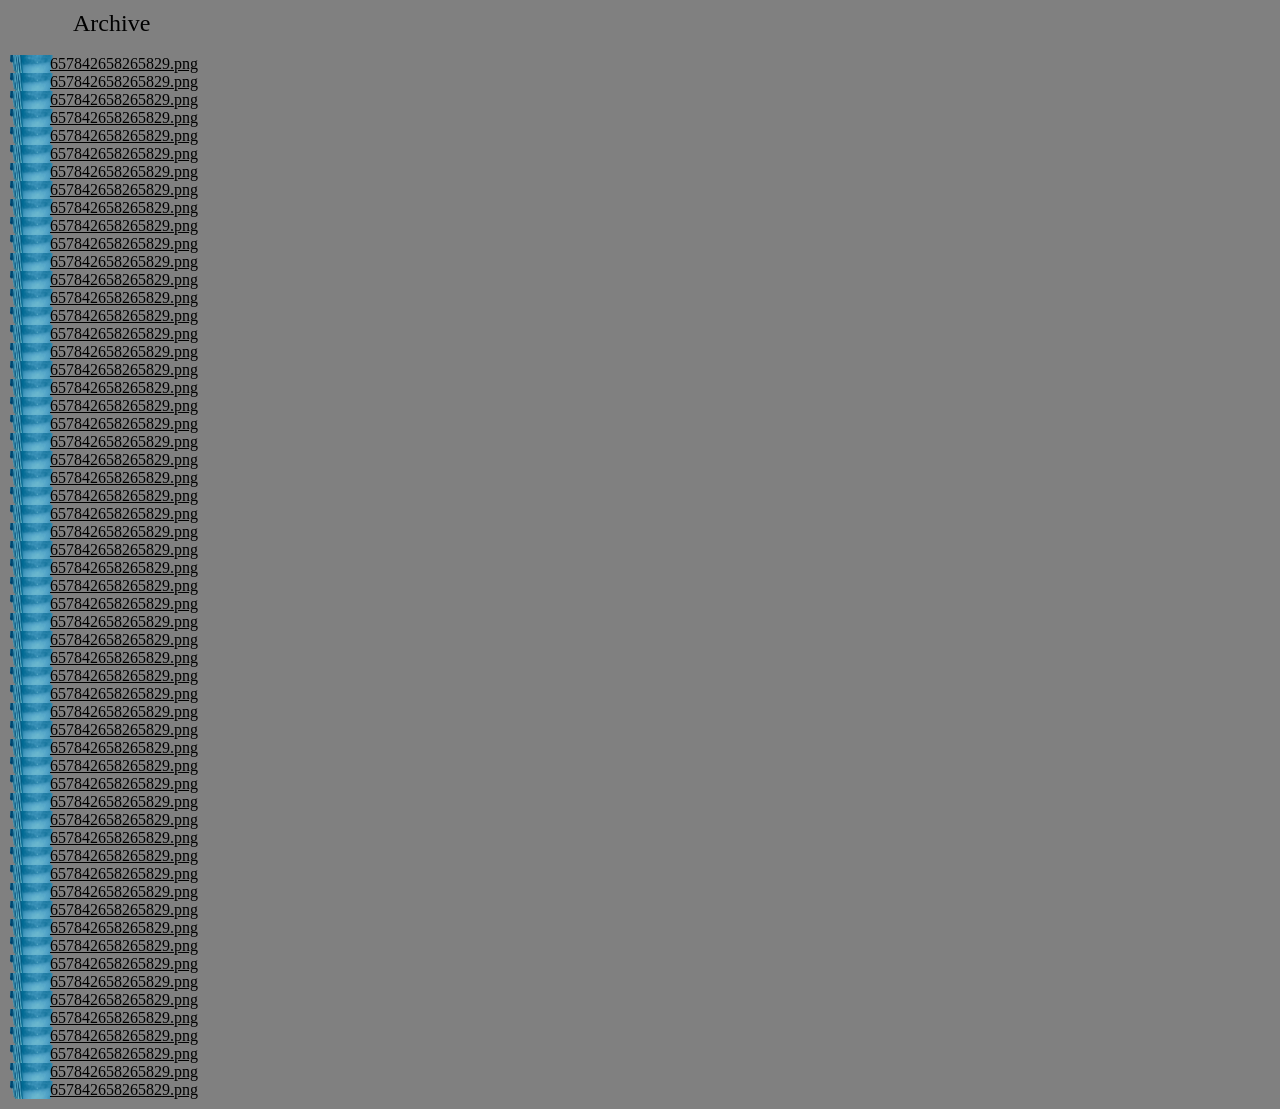
<file: lost_and_found (2)/archive.html>
<!doctype html>
<html lang="en">
  <head>
    <meta charset="UTF-8" />
    <title>Lost and Found</title>
    <link rel="stylesheet" href="archive.css" />
  </head>

  <header>Archive</header>

  <body>
    </br>
    <div style="background-image: url(images/icon.png);
      background-size: 5vh;
      background-position: left;
      background-repeat: no-repeat;
      margin-left: 0px;">
      &emsp;
      &emsp;
      <a href="found it.html">657842658265829.png
      </a></div>

    <div style="background-image: url(images/icon.png);
      background-size: 5vh;
      background-position: left;
      background-repeat: no-repeat;
      margin-left: 0px;">
      &emsp;
      &emsp;
      <a href="found it.html">657842658265829.png
      </a></div>

    <div style="background-image: url(images/icon.png);
      background-size: 5vh;
      background-position: left;
      background-repeat: no-repeat;
      margin-left: 0px;">
      &emsp;
      &emsp;
      <a href="found it.html">657842658265829.png
      </a></div>

    <div style="background-image: url(images/icon.png);
      background-size: 5vh;
      background-position: left;
      background-repeat: no-repeat;
      margin-left: 0px;">
      &emsp;
      &emsp;
      <a href="found it.html">657842658265829.png
      </a></div>

    <div style="background-image: url(images/icon.png);
      background-size: 5vh;
      background-position: left;
      background-repeat: no-repeat;
      margin-left: 0px;">
      &emsp;
      &emsp;
      <a href="found it.html">657842658265829.png
      </a></div>

    <div style="background-image: url(images/icon.png);
      background-size: 5vh;
      background-position: left;
      background-repeat: no-repeat;
      margin-left: 0px;">
      &emsp;
      &emsp;
      <a href="found it.html">657842658265829.png
      </a></div>

    <div style="background-image: url(images/icon.png);
      background-size: 5vh;
      background-position: left;
      background-repeat: no-repeat;
      margin-left: 0px;">
      &emsp;
      &emsp;
      <a href="found it.html">657842658265829.png
      </a></div>

    <div style="background-image: url(images/icon.png);
      background-size: 5vh;
      background-position: left;
      background-repeat: no-repeat;
      margin-left: 0px;">
      &emsp;
      &emsp;
      <a href="found it.html">657842658265829.png
      </a></div>

    <div style="background-image: url(images/icon.png);
      background-size: 5vh;
      background-position: left;
      background-repeat: no-repeat;
      margin-left: 0px;">
      &emsp;
      &emsp;
      <a href="found it.html">657842658265829.png
      </a></div>

    <div style="background-image: url(images/icon.png);
      background-size: 5vh;
      background-position: left;
      background-repeat: no-repeat;
      margin-left: 0px;">
      &emsp;
      &emsp;
      <a href="found it.html">657842658265829.png
      </a></div>

    <div style="background-image: url(images/icon.png);
      background-size: 5vh;
      background-position: left;
      background-repeat: no-repeat;
      margin-left: 0px;">
      &emsp;
      &emsp;
      <a href="found it.html">657842658265829.png
      </a></div>

    <div style="background-image: url(images/icon.png);
      background-size: 5vh;
      background-position: left;
      background-repeat: no-repeat;
      margin-left: 0px;">
      &emsp;
      &emsp;
      <a href="found it.html">657842658265829.png
      </a></div>

    <div style="background-image: url(images/icon.png);
      background-size: 5vh;
      background-position: left;
      background-repeat: no-repeat;
      margin-left: 0px;">
      &emsp;
      &emsp;
      <a href="found it.html">657842658265829.png
      </a></div>

    <div style="background-image: url(images/icon.png);
      background-size: 5vh;
      background-position: left;
      background-repeat: no-repeat;
      margin-left: 0px;">
      &emsp;
      &emsp;
      <a href="found it.html">657842658265829.png
      </a></div>

    <div style="background-image: url(images/icon.png);
      background-size: 5vh;
      background-position: left;
      background-repeat: no-repeat;
      margin-left: 0px;">
      &emsp;
      &emsp;
      <a href="found it.html">657842658265829.png
      </a></div>

    <div style="background-image: url(images/icon.png);
      background-size: 5vh;
      background-position: left;
      background-repeat: no-repeat;
      margin-left: 0px;">
      &emsp;
      &emsp;
      <a href="found it.html">657842658265829.png
      </a></div>

    <div style="background-image: url(images/icon.png);
      background-size: 5vh;
      background-position: left;
      background-repeat: no-repeat;
      margin-left: 0px;">
      &emsp;
      &emsp;
      <a href="found it.html">657842658265829.png
      </a></div>

    <div style="background-image: url(images/icon.png);
      background-size: 5vh;
      background-position: left;
      background-repeat: no-repeat;
      margin-left: 0px;">
      &emsp;
      &emsp;
      <a href="found it.html">657842658265829.png
      </a></div>

    <div style="background-image: url(images/icon.png);
      background-size: 5vh;
      background-position: left;
      background-repeat: no-repeat;
      margin-left: 0px;">
      &emsp;
      &emsp;
      <a href="found it.html">657842658265829.png
      </a></div>

    <div style="background-image: url(images/icon.png);
      background-size: 5vh;
      background-position: left;
      background-repeat: no-repeat;
      margin-left: 0px;">
      &emsp;
      &emsp;
      <a href="found it.html">657842658265829.png
      </a></div>

    <div style="background-image: url(images/icon.png);
      background-size: 5vh;
      background-position: left;
      background-repeat: no-repeat;
      margin-left: 0px;">
      &emsp;
      &emsp;
      <a href="found it.html">657842658265829.png
      </a></div>

    <div style="background-image: url(images/icon.png);
      background-size: 5vh;
      background-position: left;
      background-repeat: no-repeat;
      margin-left: 0px;">
      &emsp;
      &emsp;
      <a href="found it.html">657842658265829.png
      </a></div>

    <div style="background-image: url(images/icon.png);
      background-size: 5vh;
      background-position: left;
      background-repeat: no-repeat;
      margin-left: 0px;">
      &emsp;
      &emsp;
      <a href="found it.html">657842658265829.png
      </a></div>

    <div style="background-image: url(images/icon.png);
      background-size: 5vh;
      background-position: left;
      background-repeat: no-repeat;
      margin-left: 0px;">
      &emsp;
      &emsp;
      <a href="found it.html">657842658265829.png
      </a></div>

    <div style="background-image: url(images/icon.png);
      background-size: 5vh;
      background-position: left;
      background-repeat: no-repeat;
      margin-left: 0px;">
      &emsp;
      &emsp;
      <a href="found it.html">657842658265829.png
      </a></div>

    <div style="background-image: url(images/icon.png);
      background-size: 5vh;
      background-position: left;
      background-repeat: no-repeat;
      margin-left: 0px;">
      &emsp;
      &emsp;
      <a href="found it.html">657842658265829.png
      </a></div>

    <div style="background-image: url(images/icon.png);
      background-size: 5vh;
      background-position: left;
      background-repeat: no-repeat;
      margin-left: 0px;">
      &emsp;
      &emsp;
      <a href="found it.html">657842658265829.png
      </a></div>

    <div style="background-image: url(images/icon.png);
      background-size: 5vh;
      background-position: left;
      background-repeat: no-repeat;
      margin-left: 0px;">
      &emsp;
      &emsp;
      <a href="found it.html">657842658265829.png
      </a></div>

    <div style="background-image: url(images/icon.png);
      background-size: 5vh;
      background-position: left;
      background-repeat: no-repeat;
      margin-left: 0px;">
      &emsp;
      &emsp;
      <a href="found it.html">657842658265829.png
      </a></div>

    <div style="background-image: url(images/icon.png);
      background-size: 5vh;
      background-position: left;
      background-repeat: no-repeat;
      margin-left: 0px;">
      &emsp;
      &emsp;
      <a href="found it.html">657842658265829.png
      </a></div>

    <div style="background-image: url(images/icon.png);
      background-size: 5vh;
      background-position: left;
      background-repeat: no-repeat;
      margin-left: 0px;">
      &emsp;
      &emsp;
      <a href="found it.html">657842658265829.png
      </a></div>

    <div style="background-image: url(images/icon.png);
      background-size: 5vh;
      background-position: left;
      background-repeat: no-repeat;
      margin-left: 0px;">
      &emsp;
      &emsp;
      <a href="found it.html">657842658265829.png
      </a></div>

    <div style="background-image: url(images/icon.png);
      background-size: 5vh;
      background-position: left;
      background-repeat: no-repeat;
      margin-left: 0px;">
      &emsp;
      &emsp;
      <a href="found it.html">657842658265829.png
      </a></div>

    <div style="background-image: url(images/icon.png);
      background-size: 5vh;
      background-position: left;
      background-repeat: no-repeat;
      margin-left: 0px;">
      &emsp;
      &emsp;
      <a href="found it.html">657842658265829.png
      </a></div>

    <div style="background-image: url(images/icon.png);
      background-size: 5vh;
      background-position: left;
      background-repeat: no-repeat;
      margin-left: 0px;">
      &emsp;
      &emsp;
      <a href="found it.html">657842658265829.png
      </a></div>

    <div style="background-image: url(images/icon.png);
      background-size: 5vh;
      background-position: left;
      background-repeat: no-repeat;
      margin-left: 0px;">
      &emsp;
      &emsp;
      <a href="found it.html">657842658265829.png
      </a></div>

    <div style="background-image: url(images/icon.png);
      background-size: 5vh;
      background-position: left;
      background-repeat: no-repeat;
      margin-left: 0px;">
      &emsp;
      &emsp;
      <a href="found it.html">657842658265829.png
      </a></div>

    <div style="background-image: url(images/icon.png);
      background-size: 5vh;
      background-position: left;
      background-repeat: no-repeat;
      margin-left: 0px;">
      &emsp;
      &emsp;
      <a href="found it.html">657842658265829.png
      </a></div>

    <div style="background-image: url(images/icon.png);
      background-size: 5vh;
      background-position: left;
      background-repeat: no-repeat;
      margin-left: 0px;">
      &emsp;
      &emsp;
      <a href="found it.html">657842658265829.png
      </a></div>

    <div style="background-image: url(images/icon.png);
      background-size: 5vh;
      background-position: left;
      background-repeat: no-repeat;
      margin-left: 0px;">
      &emsp;
      &emsp;
      <a href="found it.html">657842658265829.png
      </a></div>

    <div style="background-image: url(images/icon.png);
      background-size: 5vh;
      background-position: left;
      background-repeat: no-repeat;
      margin-left: 0px;">
      &emsp;
      &emsp;
      <a href="found it.html">657842658265829.png
      </a></div>

    <div style="background-image: url(images/icon.png);
      background-size: 5vh;
      background-position: left;
      background-repeat: no-repeat;
      margin-left: 0px;">
      &emsp;
      &emsp;
      <a href="found it.html">657842658265829.png
      </a></div>

    <div style="background-image: url(images/icon.png);
      background-size: 5vh;
      background-position: left;
      background-repeat: no-repeat;
      margin-left: 0px;">
      &emsp;
      &emsp;
      <a href="found it.html">657842658265829.png
      </a></div>

    <div style="background-image: url(images/icon.png);
      background-size: 5vh;
      background-position: left;
      background-repeat: no-repeat;
      margin-left: 0px;">
      &emsp;
      &emsp;
      <a href="found it.html">657842658265829.png
      </a></div>

    <div style="background-image: url(images/icon.png);
      background-size: 5vh;
      background-position: left;
      background-repeat: no-repeat;
      margin-left: 0px;">
      &emsp;
      &emsp;
      <a href="found it.html">657842658265829.png
      </a></div>

    <div style="background-image: url(images/icon.png);
      background-size: 5vh;
      background-position: left;
      background-repeat: no-repeat;
      margin-left: 0px;">
      &emsp;
      &emsp;
      <a href="found it.html">657842658265829.png
      </a></div>

    <div style="background-image: url(images/icon.png);
      background-size: 5vh;
      background-position: left;
      background-repeat: no-repeat;
      margin-left: 0px;">
      &emsp;
      &emsp;
      <a href="found it.html">657842658265829.png
      </a></div>

    <div style="background-image: url(images/icon.png);
      background-size: 5vh;
      background-position: left;
      background-repeat: no-repeat;
      margin-left: 0px;">
      &emsp;
      &emsp;
      <a href="found it.html">657842658265829.png
      </a></div>

    <div style="background-image: url(images/icon.png);
      background-size: 5vh;
      background-position: left;
      background-repeat: no-repeat;
      margin-left: 0px;">
      &emsp;
      &emsp;
      <a href="found it.html">657842658265829.png
      </a></div>

    <div style="background-image: url(images/icon.png);
      background-size: 5vh;
      background-position: left;
      background-repeat: no-repeat;
      margin-left: 0px;">
      &emsp;
      &emsp;
      <a href="found it.html">657842658265829.png
      </a></div>

    <div style="background-image: url(images/icon.png);
      background-size: 5vh;
      background-position: left;
      background-repeat: no-repeat;
      margin-left: 0px;">
      &emsp;
      &emsp;
      <a href="found it.html">657842658265829.png
      </a></div>

    <div style="background-image: url(images/icon.png);
      background-size: 5vh;
      background-position: left;
      background-repeat: no-repeat;
      margin-left: 0px;">
      &emsp;
      &emsp;
      <a href="found it.html">657842658265829.png
      </a></div>

    <div style="background-image: url(images/icon.png);
      background-size: 5vh;
      background-position: left;
      background-repeat: no-repeat;
      margin-left: 0px;">
      &emsp;
      &emsp;
      <a href="found it.html">657842658265829.png
      </a></div>

    <div style="background-image: url(images/icon.png);
      background-size: 5vh;
      background-position: left;
      background-repeat: no-repeat;
      margin-left: 0px;">
      &emsp;
      &emsp;
      <a href="found it.html">657842658265829.png
      </a></div>

    <div style="background-image: url(images/icon.png);
      background-size: 5vh;
      background-position: left;
      background-repeat: no-repeat;
      margin-left: 0px;">
      &emsp;
      &emsp;
      <a href="found it.html">657842658265829.png
      </a></div>

    <div style="background-image: url(images/icon.png);
      background-size: 5vh;
      background-position: left;
      background-repeat: no-repeat;
      margin-left: 0px;">
      &emsp;
      &emsp;
      <a href="found it.html">657842658265829.png
      </a></div>

    <div style="background-image: url(images/icon.png);
      background-size: 5vh;
      background-position: left;
      background-repeat: no-repeat;
      margin-left: 0px;">
      &emsp;
      &emsp;
      <a href="found it.html">657842658265829.png
      </a></div>

    <div style="background-image: url(images/icon.png);
      background-size: 5vh;
      background-position: left;
      background-repeat: no-repeat;
      margin-left: 0px;">
      &emsp;
      &emsp;
      <a href="found it.html">657842658265829.png
      </a></div>


  </body>
</html>
</file>
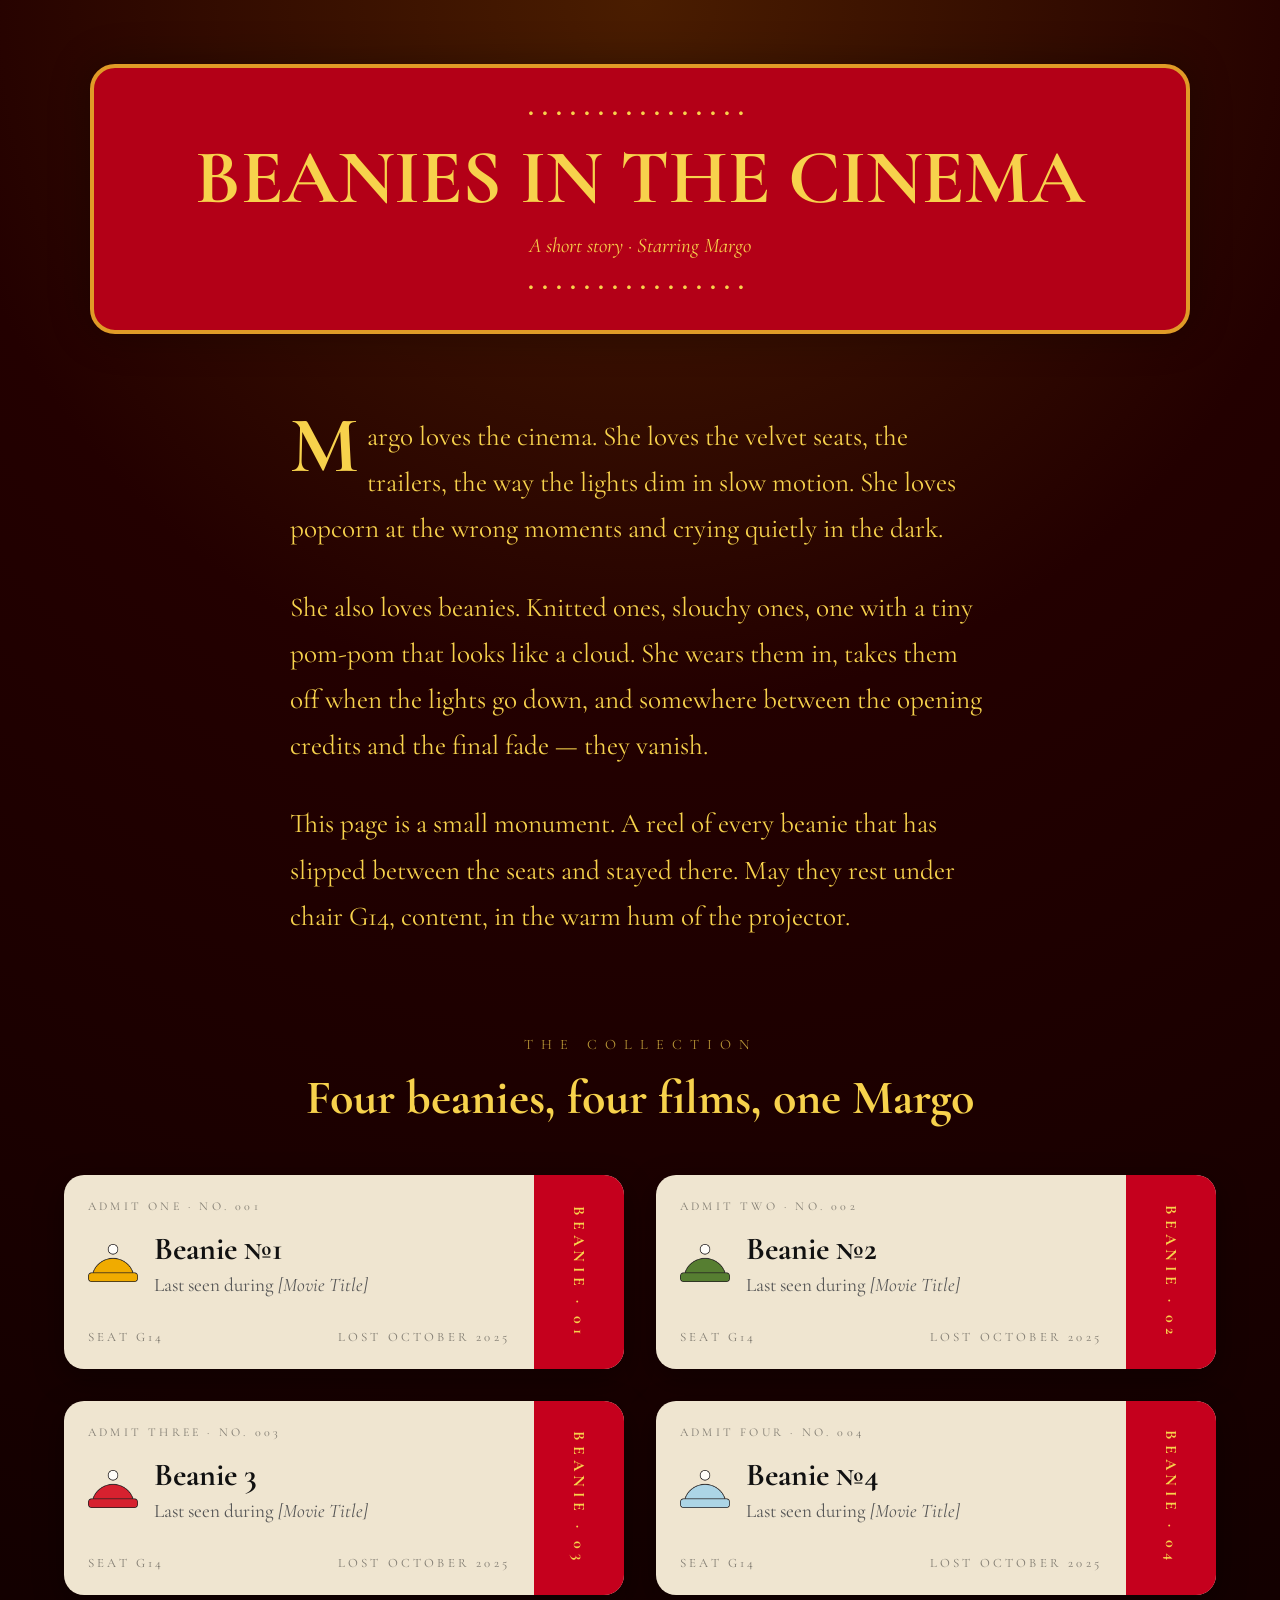
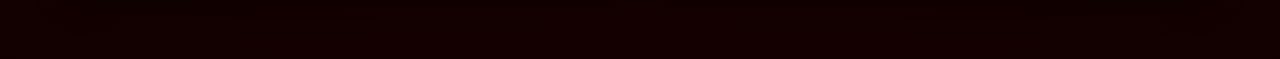
<file: lost_and_found (2)/beanies in the cinema.html>
<!doctype html>
<html lang="en">
<head>
  <meta charset="UTF-8" />
  <meta name="viewport" content="width=device-width, initial-scale=1.0"/>

  <title>Beanies in the Cinema</title>

  <link rel="stylesheet" href="beanies.css">

  <!-- Google Font -->
  <link rel="preconnect" href="https://fonts.googleapis.com">
  <link rel="preconnect" href="https://fonts.gstatic.com" crossorigin>

  <link href="https://fonts.googleapis.com/css2?family=Cormorant+Garamond:wght@300;400;500;600;700&display=swap" rel="stylesheet">
</head>

<body>

  <!-- HERO -->
  <section class="hero">

    <div class="hero-card">

      <div class="dots">••••••••••••••••</div>

      <h1>BEANIES IN THE CINEMA</h1>

      <p class="subtitle">
        A short story · Starring Margo
      </p>

      <div class="dots">••••••••••••••••</div>

    </div>

  </section>

  <!-- STORY -->
  <section class="story">

    <p class="dropcap">
      Margo loves the cinema. She loves the velvet seats,
      the trailers, the way the lights dim in slow motion.
      She loves popcorn at the wrong moments and crying quietly
      in the dark.
    </p>

    <p>
      She also loves beanies. Knitted ones, slouchy ones,
      one with a tiny pom-pom that looks like a cloud.
      She wears them in, takes them off when the lights go down,
      and somewhere between the opening credits and the final fade
      — they vanish.
    </p>

    <p>
      This page is a small monument. A reel of every beanie
      that has slipped between the seats and stayed there.
      May they rest under chair G14, content,
      in the warm hum of the projector.
    </p>

  </section>

  <!-- COLLECTION -->
  <section class="collection">

    <div class="collection-label">
      THE COLLECTION
    </div>

    <h2>
      Four beanies, four films, one Margo
    </h2>

  </section>

  <!-- TICKETS -->
  <section class="tickets">

    <!-- TICKET -->
    <div class="ticket">

      <div class="ticket-main">

        <div class="ticket-top">
          ADMIT ONE · NO. 001
        </div>

        <div class="ticket-content">

          <img src="images/Beanies/Beanie_Yellow(2).png" alt="Beanie">

          <div>

            <h3>Beanie №1</h3>

            <p>
              Last seen during <em>[Movie Title]</em>
            </p>

          </div>

        </div>

        <div class="ticket-bottom">

          <span>SEAT G14</span>

          <span>LOST OCTOBER 2025</span>

        </div>

      </div>

      <div class="ticket-stub">
        BEANIE · 01
      </div>

    </div>

    <!-- TICKET -->
    <div class="ticket">

      <div class="ticket-main">

        <div class="ticket-top">
          ADMIT TWO · NO. 002
        </div>

        <div class="ticket-content">

          <img src="images/Beanies/Beanie_Green(2).png" alt="Beanie">

          <div>

            <h3>Beanie №2</h3>

            <p>
              Last seen during <em>[Movie Title]</em>
            </p>

          </div>

        </div>

        <div class="ticket-bottom">

          <span>SEAT G14</span>

          <span>LOST OCTOBER 2025</span>

        </div>

      </div>

      <div class="ticket-stub">
        BEANIE · 02
      </div>

    </div>

    <!-- TICKET -->
    <div class="ticket">

      <div class="ticket-main">

        <div class="ticket-top">
          ADMIT THREE · NO. 003
        </div>

        <div class="ticket-content">

          <img src="images/Beanies/Beanie_Red(2).png" alt="Beanie">

          <div>

            <h3>Beanie 3</h3>

            <p>
              Last seen during <em>[Movie Title]</em>
            </p>

          </div>

        </div>

        <div class="ticket-bottom">

          <span>SEAT G14</span>

          <span>LOST OCTOBER 2025</span>

        </div>

      </div>

      <div class="ticket-stub">
        BEANIE · 03
      </div>

    </div>

    <!-- TICKET -->
    <div class="ticket">

      <div class="ticket-main">

        <div class="ticket-top">
          ADMIT FOUR · NO. 004
        </div>

        <div class="ticket-content">

          <img src="images/Beanies/Beanie_Blue(2).png" alt="Beanie">

          <div>

            <h3>Beanie №4</h3>

            <p>
              Last seen during <em>[Movie Title]</em>
            </p>

          </div>

        </div>

        <div class="ticket-bottom">

          <span>SEAT G14</span>

          <span>LOST OCTOBER 2025</span>

        </div>

      </div>

      <div class="ticket-stub">
        BEANIE · 04
      </div>

    </div>

  </section>

</body>
</html>
</file>
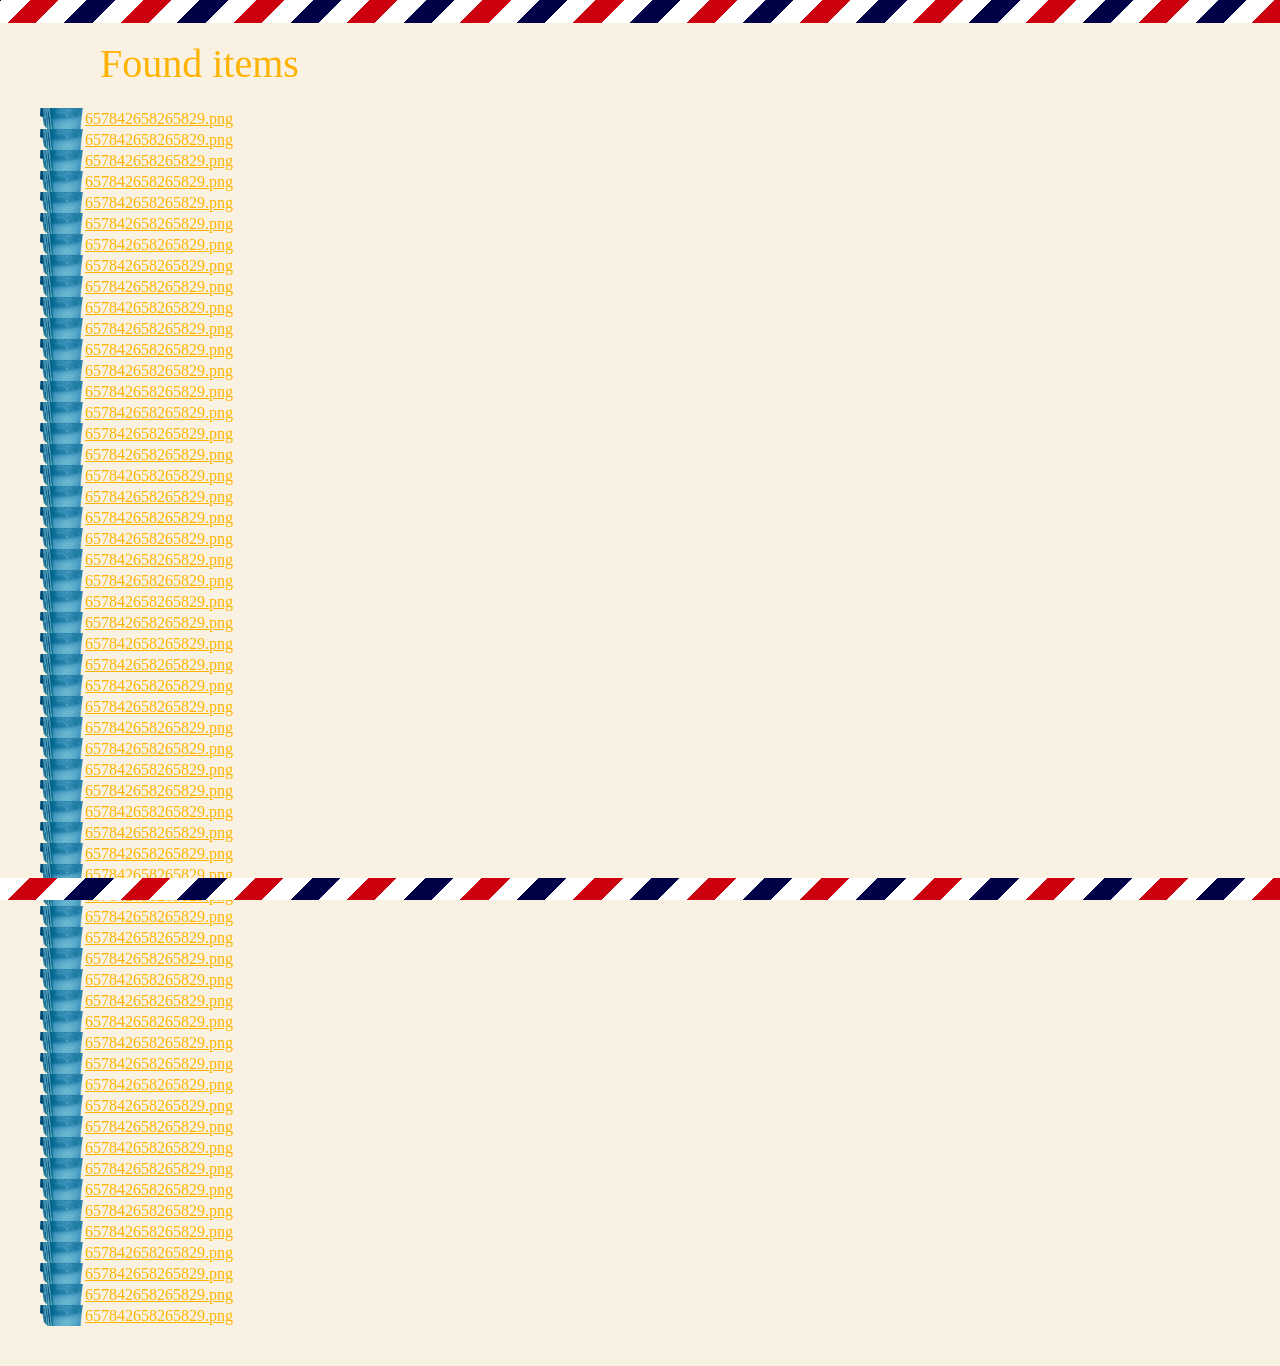
<file: lost_and_found (2)/found it.html>
<!doctype html>
<html lang="en">
  <head>
    <meta charset="UTF-8" />
    <title>Lost and Found</title>
    <link rel="stylesheet" href="found it.css" />
  </head>

  <body>
      <div class="top-banner"></div>
      
      <div class="bottom-banner"></div>

  <header>Found items</header>
    </br>
    <div style="background-image: url(images/icon.png);
      background-size: 5vh;
      background-position: left;
      background-repeat: no-repeat;
      margin-left: 0px;">
      &emsp;
      &emsp;
      <a href="found it.html">657842658265829.png
      </a></div>

    <div style="background-image: url(images/icon.png);
      background-size: 5vh;
      background-position: left;
      background-repeat: no-repeat;
      margin-left: 0px;">
      &emsp;
      &emsp;
      <a href="found it.html">657842658265829.png
      </a></div>

    <div style="background-image: url(images/icon.png);
      background-size: 5vh;
      background-position: left;
      background-repeat: no-repeat;
      margin-left: 0px;">
      &emsp;
      &emsp;
      <a href="found it.html">657842658265829.png
      </a></div>

    <div style="background-image: url(images/icon.png);
      background-size: 5vh;
      background-position: left;
      background-repeat: no-repeat;
      margin-left: 0px;">
      &emsp;
      &emsp;
      <a href="found it.html">657842658265829.png
      </a></div>

    <div style="background-image: url(images/icon.png);
      background-size: 5vh;
      background-position: left;
      background-repeat: no-repeat;
      margin-left: 0px;">
      &emsp;
      &emsp;
      <a href="found it.html">657842658265829.png
      </a></div>

    <div style="background-image: url(images/icon.png);
      background-size: 5vh;
      background-position: left;
      background-repeat: no-repeat;
      margin-left: 0px;">
      &emsp;
      &emsp;
      <a href="found it.html">657842658265829.png
      </a></div>

    <div style="background-image: url(images/icon.png);
      background-size: 5vh;
      background-position: left;
      background-repeat: no-repeat;
      margin-left: 0px;">
      &emsp;
      &emsp;
      <a href="found it.html">657842658265829.png
      </a></div>

    <div style="background-image: url(images/icon.png);
      background-size: 5vh;
      background-position: left;
      background-repeat: no-repeat;
      margin-left: 0px;">
      &emsp;
      &emsp;
      <a href="found it.html">657842658265829.png
      </a></div>

    <div style="background-image: url(images/icon.png);
      background-size: 5vh;
      background-position: left;
      background-repeat: no-repeat;
      margin-left: 0px;">
      &emsp;
      &emsp;
      <a href="found it.html">657842658265829.png
      </a></div>

    <div style="background-image: url(images/icon.png);
      background-size: 5vh;
      background-position: left;
      background-repeat: no-repeat;
      margin-left: 0px;">
      &emsp;
      &emsp;
      <a href="found it.html">657842658265829.png
      </a></div>

    <div style="background-image: url(images/icon.png);
      background-size: 5vh;
      background-position: left;
      background-repeat: no-repeat;
      margin-left: 0px;">
      &emsp;
      &emsp;
      <a href="found it.html">657842658265829.png
      </a></div>

    <div style="background-image: url(images/icon.png);
      background-size: 5vh;
      background-position: left;
      background-repeat: no-repeat;
      margin-left: 0px;">
      &emsp;
      &emsp;
      <a href="found it.html">657842658265829.png
      </a></div>

    <div style="background-image: url(images/icon.png);
      background-size: 5vh;
      background-position: left;
      background-repeat: no-repeat;
      margin-left: 0px;">
      &emsp;
      &emsp;
      <a href="found it.html">657842658265829.png
      </a></div>

    <div style="background-image: url(images/icon.png);
      background-size: 5vh;
      background-position: left;
      background-repeat: no-repeat;
      margin-left: 0px;">
      &emsp;
      &emsp;
      <a href="found it.html">657842658265829.png
      </a></div>

    <div style="background-image: url(images/icon.png);
      background-size: 5vh;
      background-position: left;
      background-repeat: no-repeat;
      margin-left: 0px;">
      &emsp;
      &emsp;
      <a href="found it.html">657842658265829.png
      </a></div>

    <div style="background-image: url(images/icon.png);
      background-size: 5vh;
      background-position: left;
      background-repeat: no-repeat;
      margin-left: 0px;">
      &emsp;
      &emsp;
      <a href="found it.html">657842658265829.png
      </a></div>

    <div style="background-image: url(images/icon.png);
      background-size: 5vh;
      background-position: left;
      background-repeat: no-repeat;
      margin-left: 0px;">
      &emsp;
      &emsp;
      <a href="found it.html">657842658265829.png
      </a></div>

    <div style="background-image: url(images/icon.png);
      background-size: 5vh;
      background-position: left;
      background-repeat: no-repeat;
      margin-left: 0px;">
      &emsp;
      &emsp;
      <a href="found it.html">657842658265829.png
      </a></div>

    <div style="background-image: url(images/icon.png);
      background-size: 5vh;
      background-position: left;
      background-repeat: no-repeat;
      margin-left: 0px;">
      &emsp;
      &emsp;
      <a href="found it.html">657842658265829.png
      </a></div>

    <div style="background-image: url(images/icon.png);
      background-size: 5vh;
      background-position: left;
      background-repeat: no-repeat;
      margin-left: 0px;">
      &emsp;
      &emsp;
      <a href="found it.html">657842658265829.png
      </a></div>

    <div style="background-image: url(images/icon.png);
      background-size: 5vh;
      background-position: left;
      background-repeat: no-repeat;
      margin-left: 0px;">
      &emsp;
      &emsp;
      <a href="found it.html">657842658265829.png
      </a></div>

    <div style="background-image: url(images/icon.png);
      background-size: 5vh;
      background-position: left;
      background-repeat: no-repeat;
      margin-left: 0px;">
      &emsp;
      &emsp;
      <a href="found it.html">657842658265829.png
      </a></div>

    <div style="background-image: url(images/icon.png);
      background-size: 5vh;
      background-position: left;
      background-repeat: no-repeat;
      margin-left: 0px;">
      &emsp;
      &emsp;
      <a href="found it.html">657842658265829.png
      </a></div>

    <div style="background-image: url(images/icon.png);
      background-size: 5vh;
      background-position: left;
      background-repeat: no-repeat;
      margin-left: 0px;">
      &emsp;
      &emsp;
      <a href="found it.html">657842658265829.png
      </a></div>

    <div style="background-image: url(images/icon.png);
      background-size: 5vh;
      background-position: left;
      background-repeat: no-repeat;
      margin-left: 0px;">
      &emsp;
      &emsp;
      <a href="found it.html">657842658265829.png
      </a></div>

    <div style="background-image: url(images/icon.png);
      background-size: 5vh;
      background-position: left;
      background-repeat: no-repeat;
      margin-left: 0px;">
      &emsp;
      &emsp;
      <a href="found it.html">657842658265829.png
      </a></div>

    <div style="background-image: url(images/icon.png);
      background-size: 5vh;
      background-position: left;
      background-repeat: no-repeat;
      margin-left: 0px;">
      &emsp;
      &emsp;
      <a href="found it.html">657842658265829.png
      </a></div>

    <div style="background-image: url(images/icon.png);
      background-size: 5vh;
      background-position: left;
      background-repeat: no-repeat;
      margin-left: 0px;">
      &emsp;
      &emsp;
      <a href="found it.html">657842658265829.png
      </a></div>

    <div style="background-image: url(images/icon.png);
      background-size: 5vh;
      background-position: left;
      background-repeat: no-repeat;
      margin-left: 0px;">
      &emsp;
      &emsp;
      <a href="found it.html">657842658265829.png
      </a></div>

    <div style="background-image: url(images/icon.png);
      background-size: 5vh;
      background-position: left;
      background-repeat: no-repeat;
      margin-left: 0px;">
      &emsp;
      &emsp;
      <a href="found it.html">657842658265829.png
      </a></div>

    <div style="background-image: url(images/icon.png);
      background-size: 5vh;
      background-position: left;
      background-repeat: no-repeat;
      margin-left: 0px;">
      &emsp;
      &emsp;
      <a href="found it.html">657842658265829.png
      </a></div>

    <div style="background-image: url(images/icon.png);
      background-size: 5vh;
      background-position: left;
      background-repeat: no-repeat;
      margin-left: 0px;">
      &emsp;
      &emsp;
      <a href="found it.html">657842658265829.png
      </a></div>

    <div style="background-image: url(images/icon.png);
      background-size: 5vh;
      background-position: left;
      background-repeat: no-repeat;
      margin-left: 0px;">
      &emsp;
      &emsp;
      <a href="found it.html">657842658265829.png
      </a></div>

    <div style="background-image: url(images/icon.png);
      background-size: 5vh;
      background-position: left;
      background-repeat: no-repeat;
      margin-left: 0px;">
      &emsp;
      &emsp;
      <a href="found it.html">657842658265829.png
      </a></div>

    <div style="background-image: url(images/icon.png);
      background-size: 5vh;
      background-position: left;
      background-repeat: no-repeat;
      margin-left: 0px;">
      &emsp;
      &emsp;
      <a href="found it.html">657842658265829.png
      </a></div>

    <div style="background-image: url(images/icon.png);
      background-size: 5vh;
      background-position: left;
      background-repeat: no-repeat;
      margin-left: 0px;">
      &emsp;
      &emsp;
      <a href="found it.html">657842658265829.png
      </a></div>

    <div style="background-image: url(images/icon.png);
      background-size: 5vh;
      background-position: left;
      background-repeat: no-repeat;
      margin-left: 0px;">
      &emsp;
      &emsp;
      <a href="found it.html">657842658265829.png
      </a></div>

    <div style="background-image: url(images/icon.png);
      background-size: 5vh;
      background-position: left;
      background-repeat: no-repeat;
      margin-left: 0px;">
      &emsp;
      &emsp;
      <a href="found it.html">657842658265829.png
      </a></div>

    <div style="background-image: url(images/icon.png);
      background-size: 5vh;
      background-position: left;
      background-repeat: no-repeat;
      margin-left: 0px;">
      &emsp;
      &emsp;
      <a href="found it.html">657842658265829.png
      </a></div>

    <div style="background-image: url(images/icon.png);
      background-size: 5vh;
      background-position: left;
      background-repeat: no-repeat;
      margin-left: 0px;">
      &emsp;
      &emsp;
      <a href="found it.html">657842658265829.png
      </a></div>

    <div style="background-image: url(images/icon.png);
      background-size: 5vh;
      background-position: left;
      background-repeat: no-repeat;
      margin-left: 0px;">
      &emsp;
      &emsp;
      <a href="found it.html">657842658265829.png
      </a></div>

    <div style="background-image: url(images/icon.png);
      background-size: 5vh;
      background-position: left;
      background-repeat: no-repeat;
      margin-left: 0px;">
      &emsp;
      &emsp;
      <a href="found it.html">657842658265829.png
      </a></div>

    <div style="background-image: url(images/icon.png);
      background-size: 5vh;
      background-position: left;
      background-repeat: no-repeat;
      margin-left: 0px;">
      &emsp;
      &emsp;
      <a href="found it.html">657842658265829.png
      </a></div>

    <div style="background-image: url(images/icon.png);
      background-size: 5vh;
      background-position: left;
      background-repeat: no-repeat;
      margin-left: 0px;">
      &emsp;
      &emsp;
      <a href="found it.html">657842658265829.png
      </a></div>

    <div style="background-image: url(images/icon.png);
      background-size: 5vh;
      background-position: left;
      background-repeat: no-repeat;
      margin-left: 0px;">
      &emsp;
      &emsp;
      <a href="found it.html">657842658265829.png
      </a></div>

    <div style="background-image: url(images/icon.png);
      background-size: 5vh;
      background-position: left;
      background-repeat: no-repeat;
      margin-left: 0px;">
      &emsp;
      &emsp;
      <a href="found it.html">657842658265829.png
      </a></div>

    <div style="background-image: url(images/icon.png);
      background-size: 5vh;
      background-position: left;
      background-repeat: no-repeat;
      margin-left: 0px;">
      &emsp;
      &emsp;
      <a href="found it.html">657842658265829.png
      </a></div>

    <div style="background-image: url(images/icon.png);
      background-size: 5vh;
      background-position: left;
      background-repeat: no-repeat;
      margin-left: 0px;">
      &emsp;
      &emsp;
      <a href="found it.html">657842658265829.png
      </a></div>

    <div style="background-image: url(images/icon.png);
      background-size: 5vh;
      background-position: left;
      background-repeat: no-repeat;
      margin-left: 0px;">
      &emsp;
      &emsp;
      <a href="found it.html">657842658265829.png
      </a></div>

    <div style="background-image: url(images/icon.png);
      background-size: 5vh;
      background-position: left;
      background-repeat: no-repeat;
      margin-left: 0px;">
      &emsp;
      &emsp;
      <a href="found it.html">657842658265829.png
      </a></div>

    <div style="background-image: url(images/icon.png);
      background-size: 5vh;
      background-position: left;
      background-repeat: no-repeat;
      margin-left: 0px;">
      &emsp;
      &emsp;
      <a href="found it.html">657842658265829.png
      </a></div>

    <div style="background-image: url(images/icon.png);
      background-size: 5vh;
      background-position: left;
      background-repeat: no-repeat;
      margin-left: 0px;">
      &emsp;
      &emsp;
      <a href="found it.html">657842658265829.png
      </a></div>

    <div style="background-image: url(images/icon.png);
      background-size: 5vh;
      background-position: left;
      background-repeat: no-repeat;
      margin-left: 0px;">
      &emsp;
      &emsp;
      <a href="found it.html">657842658265829.png
      </a></div>

    <div style="background-image: url(images/icon.png);
      background-size: 5vh;
      background-position: left;
      background-repeat: no-repeat;
      margin-left: 0px;">
      &emsp;
      &emsp;
      <a href="found it.html">657842658265829.png
      </a></div>

    <div style="background-image: url(images/icon.png);
      background-size: 5vh;
      background-position: left;
      background-repeat: no-repeat;
      margin-left: 0px;">
      &emsp;
      &emsp;
      <a href="found it.html">657842658265829.png
      </a></div>

    <div style="background-image: url(images/icon.png);
      background-size: 5vh;
      background-position: left;
      background-repeat: no-repeat;
      margin-left: 0px;">
      &emsp;
      &emsp;
      <a href="found it.html">657842658265829.png
      </a></div>

    <div style="background-image: url(images/icon.png);
      background-size: 5vh;
      background-position: left;
      background-repeat: no-repeat;
      margin-left: 0px;">
      &emsp;
      &emsp;
      <a href="found it.html">657842658265829.png
      </a></div>

    <div style="background-image: url(images/icon.png);
      background-size: 5vh;
      background-position: left;
      background-repeat: no-repeat;
      margin-left: 0px;">
      &emsp;
      &emsp;
      <a href="found it.html">657842658265829.png
      </a></div>


  </body>
</html>
</file>
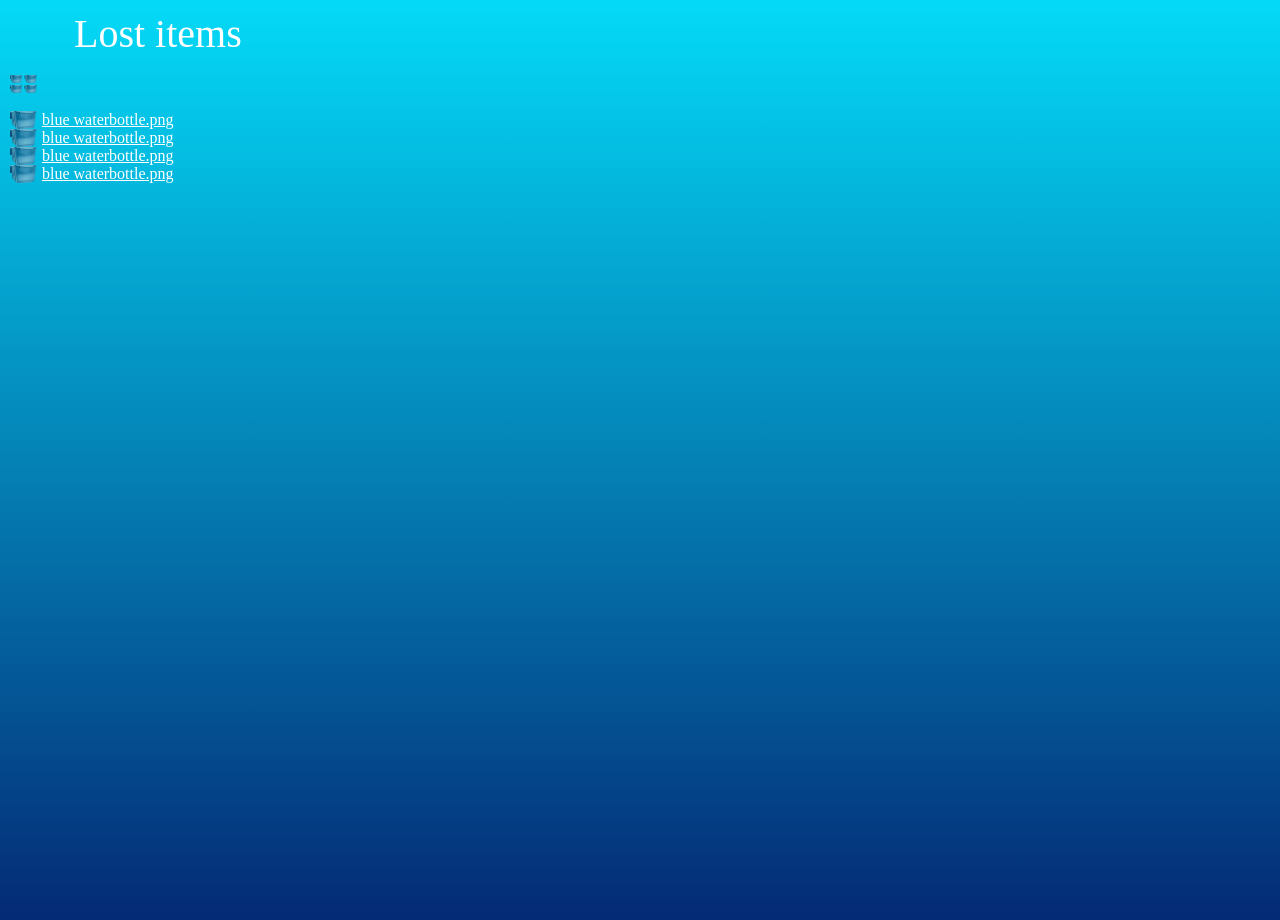
<file: lost_and_found (2)/lost it.html>
<!doctype html>
<html lang="en">
  <head>
    <meta charset="UTF-8" />
    <title>Lost and Found</title>
    <link rel="stylesheet" href="lost it.css" />
  </head>

  <body>

      <!-- BUBBLES -->
  <div class="bubbles">

    <div class="bubble bubble1"></div>
    <div class="bubble bubble2"></div>
    <div class="bubble bubble3"></div>
    <div class="bubble bubble4"></div>
    <div class="bubble bubble5"></div>
    <div class="bubble bubble6"></div>

  </div>
  
    <header>Lost items</header>

    </br>
    <div style="background-image: url(images/toggle1.png);
      background-size: 3vh;
      background-position: left;
      background-repeat: no-repeat;
      margin-left: 0px;">
      &ensp;
      &emsp;</div>
    </br>
    <div style="background-image: url(images/icon.png);
      background-size: 3vh;
      background-position: left;
      background-repeat: no-repeat;
      margin-left: 0px;">
      &ensp;
      &emsp;
      <a href="items/1.html">blue waterbottle.png
      </a></div>

      <div style="background-image: url(images/icon.png);
      background-size: 3vh;
      background-position: left;
      background-repeat: no-repeat;
      margin-left: 0px;">
      &ensp;
      &emsp;
      <a href="items/1.html">blue waterbottle.png
      </a></div>

      <div style="background-image: url(images/icon.png);
      background-size: 3vh;
      background-position: left;
      background-repeat: no-repeat;
      margin-left: 0px;">
      &ensp;
      &emsp;
      <a href="items/1.html">blue waterbottle.png
      </a></div>

      <div style="background-image: url(images/icon.png);
      background-size: 3vh;
      background-position: left;
      background-repeat: no-repeat;
      margin-left: 0px;">
      &ensp;
      &emsp;
      <a href="items/1.html">blue waterbottle.png
      </a></div>


  </body>
</html>
</file>
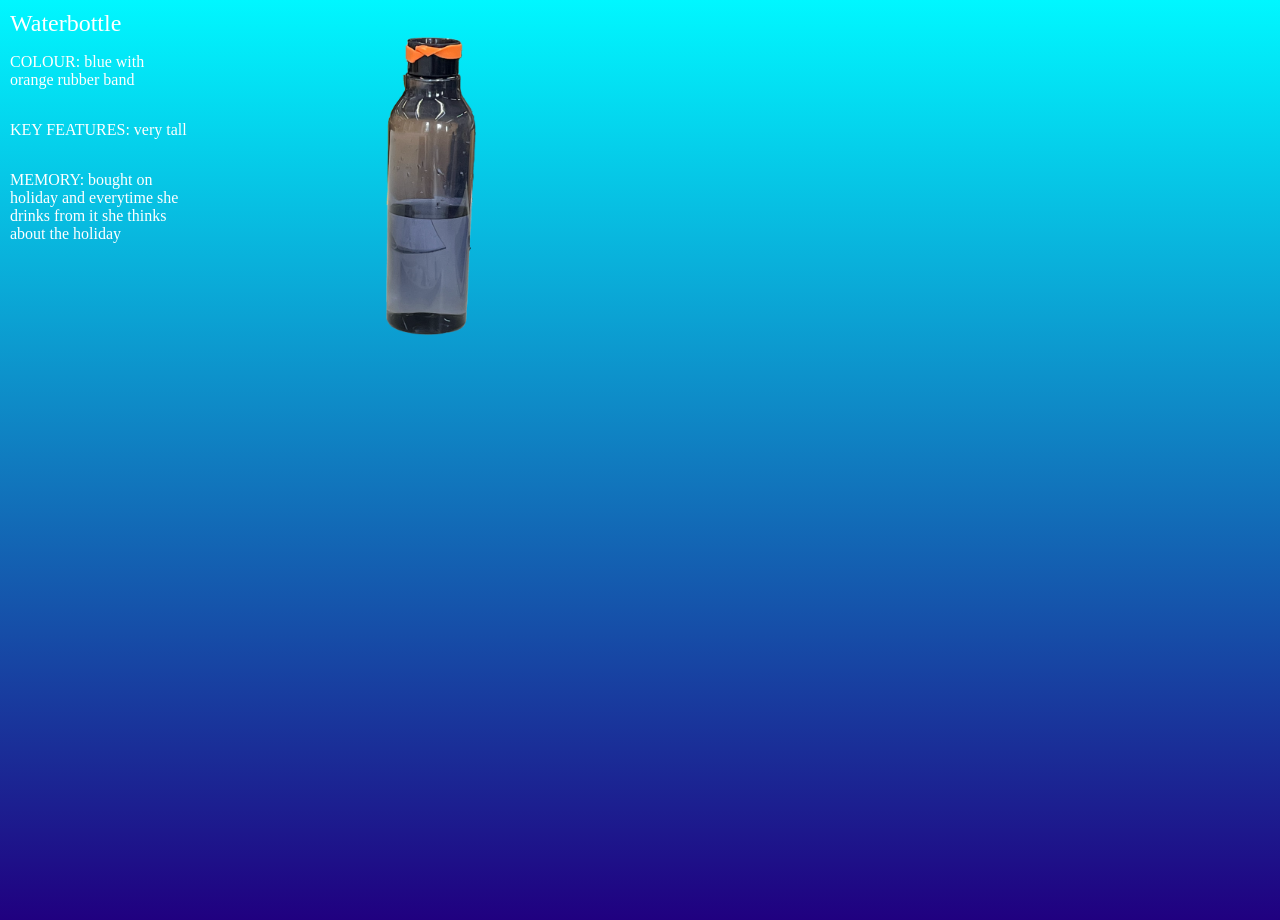
<file: lost_and_found (2)/items/1.html>
<!doctype html>
<html lang="en">
  <head>
    <meta charset="UTF-8" />
    <title>Lost and Found</title>
    <link rel="stylesheet" href="item page.css" />
  </head>

  <header>Waterbottle</header>

  <body>
    <main class="pinboard">
      <figure class="pin">
        <figcaption>
          <p>COLOUR: blue with orange rubber band</p>
          <p>KEY FEATURES: very tall</p>
          <p>
            MEMORY: bought on holiday and everytime she drinks from it she
            thinks about the holiday
          </p>
          <p></p>
        </figcaption>
      </figure>

      <figure class="pin">
        <figcaption>
          <img src="images/margosbottle.png" alt="blue bin" />
        </figcaption>
      </figure>

      <!-- Copy and paste a <figure> block above to add more items -->
    </main>
  </body>
</html>
</file>
<file: lost_and_found (2)/archive.css>
/* Basic page setup */
* {
  box-sizing: border-box;
}

body {
  background-color: grey;
  color: rgb(0, 0, 0);
  margin: 10px;
  border-image: 5%;
  height: fit-content;
  font-size: 16px;
}

header {
  height: fit-content;
  margin-left: 5%;
  font-size: 24px;
  color: rgb(0, 0, 0);
}

img {
  margin-left: 3rem;
}

a {
  margin: 0rem;
  font-size: 16px;
  color: rgb(0, 0, 0);
}
</file>
<file: lost_and_found (2)/beanies.css>
* {
  box-sizing: border-box;
  margin: 0;
  padding: 0;
}

body {

  font-family: "Cormorant Garamond", serif;

  background:
    radial-gradient(circle at top, #4a1d00 0%, #230000 40%, #120000 100%);

  color: #f7d24c;

  min-height: 100vh;

  padding: 4rem 4rem;
}

/* HERO */

.hero {
  display: flex;
  justify-content: center;

  margin-bottom: 5rem;
}

.hero-card {

  width: 100%;
  max-width: 1100px;

  background: #b30017;

  border: 4px solid #e09b27;

  border-radius: 25px;

  text-align: center;

  padding: 2rem;

  box-shadow: 0 0 40px rgba(0,0,0,0.3);
}

.hero-card h1 {

  font-size: clamp(3rem, 6vw, 6rem);

  line-height: 1;

  margin: 1rem 0;

  font-weight: 700;
}

.subtitle {

  font-size: 1.3rem;

  font-style: italic;

  margin-bottom: 1rem;
}

.dots {

  letter-spacing: 0.5rem;

  font-size: 1.2rem;
}

/* STORY */

.story {

  max-width: 700px;

  margin: 0 auto 6rem auto;

  line-height: 1.7;

  font-size: 1.7rem;
}

.story p {
  margin-bottom: 2rem;
}

.dropcap::first-letter {

  float: left;

  font-size: 5rem;

  line-height: 0.8;

  padding-right: 0.5rem;

  color: #f7d24c;

  font-weight: 700;
}

/* COLLECTION */

.collection {

  text-align: center;

  margin-bottom: 3rem;
}

.collection-label {

  letter-spacing: 0.5rem;

  font-size: 0.9rem;

  margin-bottom: 1rem;

  opacity: 0.7;
}

.collection h2 {

  font-size: 3rem;

  font-weight: 700;
}

/* TICKETS */

.tickets {

  display: grid;

  grid-template-columns: repeat(auto-fit, minmax(450px, 1fr));

  gap: 2rem;

  max-width: 1200px;

  margin: 0 auto;
}

/* SINGLE TICKET */

.ticket {

  display: flex;

  border-radius: 20px;

  overflow: hidden;

  background: #efe5d0;

  box-shadow: 0 10px 30px rgba(0,0,0,0.35);

  transition: 0.3s;
}

.ticket:hover {

  transform: translateY(-5px);
}

.ticket-main {

  flex: 1;

  padding: 1.5rem;

  color: #111;

  display: flex;
  flex-direction: column;
  justify-content: space-between;
}

.ticket-top {

  font-size: 0.75rem;

  letter-spacing: 0.2rem;

  opacity: 0.5;

  margin-bottom: 1rem;
}

.ticket-content {

  display: flex;
  align-items: center;
  gap: 1rem;
}

.ticket-content img {

  width: 50px;
}

.ticket-content h3 {

  font-size: 2rem;

  margin-bottom: 0.3rem;
}

.ticket-content p {

  font-size: 1.2rem;

  color: #555;
}

.ticket-bottom {

  display: flex;
  justify-content: space-between;

  margin-top: 2rem;

  font-size: 0.8rem;

  letter-spacing: 0.2rem;

  opacity: 0.5;
}

/* STUB */

.ticket-stub {

  width: 90px;

  background: #c5001d;

  color: #f7d24c;

  writing-mode: vertical-rl;

  text-orientation: mixed;

  display: flex;
  align-items: center;
  justify-content: center;

  font-weight: 700;

  letter-spacing: 0.3rem;

  font-size: 1rem;
}
</file>
<file: lost_and_found (2)/found it.css>
/* Basic page setup */
* {
  box-sizing: border-box;
}

body {
  background-color:  rgb(249, 242, 226);
  color: rgb(255, 179, 0);
  margin: 40px;
  border-image: 5%;
  height: fit-content;
  font-size: 18px;
}

header {
  height: fit-content;
  margin-left: 5%;
  font-size: 40px;
  color: rgb(255, 179, 0);
}

img {
  margin-left: 3rem;
}

a {
  margin: 0rem;
  font-size: 16px;
  color: rgb(255, 179, 0);
}


/* TOP BANNER */

.top-banner {
  position: fixed;
  top: 0;
  left: 0;

  width: 100%;
  height: 2.5vh;

  z-index: 1000;

  background: repeating-linear-gradient(
    -45deg,
    rgb(205, 0, 16) 0px,
    rgb(205, 0, 16) 20px,
    white 20px,
    white 40px,
    rgb(0, 0, 70) 40px,
    rgb(0, 0, 70) 60px,
    white 60px,
    white 80px
  );
}

/* BOTTOM BANNER */

.bottom-banner {
  position: fixed;
  bottom: 0;
  left: 0;

  width: 100%;
  height: 2.5vh;

  z-index: 1000;

  background: repeating-linear-gradient(
    -45deg,
    rgb(205, 0, 16) 0px,
    rgb(205, 0, 16) 20px,
    white 20px,
    white 40px,
    rgb(0, 0, 70) 40px,
    rgb(0, 0, 70) 60px,
    white 60px,
    white 80px
  );
}
</file>
<file: lost_and_found (2)/lost it.css>
/* Basic page setup */
* {
  box-sizing: border-box;
}

body {
  background: linear-gradient(rgb(4, 218, 247), rgb(4, 42, 117));
  background-repeat: no-repeat;
  min-width: 100%;
  min-height: 100vh;
  color: rgb(255, 255, 255);
  margin: 10px;
  border-image: 5%;
  height: fit-content;
  font-size: 16px;
}

header {
  height: fit-content;
  margin-left: 5%;
  font-size: 40px;
  color: rgb(255, 255, 255);
}

img {
  margin-left: 3rem;
}

a {
  margin: 0rem;
  font-size: 16px;
  color: rgb(255, 255, 255);
}

/* The pinboard grid */

.pinboard {
  display: grid;
  grid-template-columns: repeat(4, 12%);
  gap: 15%;
  margin-top: 0%;
  margin-right: 5%;
}

.pin {
  /* background-color: aqua; */
  cursor: crosshair;
  margin: 0;
}

.pin figcaption {
  width: 20vh;
  height: 20vh;
  display: grid;
}

/* By default: show descriptions, hide images */

.pin img {
  width: 100%;
  height: 100%;
  display: inline-block;
  object-fit: cover;
}

/* When the pin has the class "text-mode",
   swap them: hide description, show images */

.pin.text-mode img {
  display: block;
  object-fit: cover;
}

.pin.text-mode figcaption {
  display: none;
  background: rgb(255, 0, 204);
  padding: 1.5rem;
  height: 100%;
}

/* BUBBLES CONTAINER */

.bubbles {
  position: fixed;

  inset: 0;

  overflow: hidden;

  pointer-events: none;

  z-index: 1;
}

/* SINGLE BUBBLE */

.bubble {
  position: absolute;

  border-radius: 50%;

  background: rgba(180, 220, 255, 0.25);

  backdrop-filter: blur(2px);

  animation: floatUp linear infinite;
}

/* =========================
   INDIVIDUAL BUBBLES
========================= */

.bubble1 {
  width: 20px;
  height: 20px;

  left: 10%;
  bottom: -50px;

  animation-duration: 14s;
}

.bubble2 {
  width: 40px;
  height: 40px;

  left: 40%;
  bottom: -80px;

  animation-duration: 18s;
}

.bubble3 {
  width: 15px;
  height: 15px;

  left: 65%;
  bottom: -30px;

  animation-duration: 12s;
}

.bubble4 {
  width: 50px;
  height: 50px;

  left: 85%;
  bottom: -100px;

  animation-duration: 22s;
}

.bubble5 {
  width: 25px;
  height: 25px;

  left: 30%;
  bottom: -40px;

  animation-duration: 16s;
}

.bubble6 {
  width: 35px;
  height: 35px;

  left: 55%;
  bottom: -70px;

  animation-duration: 20s;
}

/* =========================
   FLOATING ANIMATION
========================= */

@keyframes floatUp {

  0% {
    transform: translateY(0);
    opacity: 0;
  }

  10% {
    opacity: 1;
  }

  100% {
    transform: translateY(-120vh);
    opacity: 0;
  }
}
</file>
<file: lost_and_found (2)/items/item page.css>
/* Basic page setup */
* {
  box-sizing: border-box;
}

body {
  background: linear-gradient(rgb(0, 247, 255), rgb(32, 0, 128));
  background-repeat: no-repeat;
  min-width: 100%;
  min-height: 100vh;
  color: rgb(255, 255, 255);
  margin: 10px;
  border-image: 0%;
  height: fit-content;
  font-size: 16px;
}

header {
  height: fit-content;
  margin-left: 0%;
  font-size: 24px;
  color: rgb(255, 255, 255);
}

img {
  margin-left: 3rem;
}

a {
  margin: 0rem;
  font-size: 16px;
  color: rgb(255, 255, 255);
}

/* The pinboard grid */

.pinboard {
  display: grid;
  grid-template-columns: repeat(2, 12%);
  gap: 15%;
  margin-top: 0%;
  margin-right: 5%;
}

.pin {
  /* background-color: aqua; */
  cursor: crosshair;
  margin: 0;
}

.pin figcaption {
  width: 20vh;
  height: 20vh;
  display: grid;
}

/* By default: show descriptions, hide images */

.pin img {
  width: 50%;
  height: 100%;
  display: inline-block;
  object-fit: cover;
}

/* When the pin has the class "text-mode",
   swap them: hide description, show images */

.pin.text-mode img {
  display: block;
  object-fit: cover;
}

.pin.text-mode figcaption {
  display: none;
  background: rgb(255, 0, 204);
  padding: 1.5rem;
  height: 100%;
}
</file>
